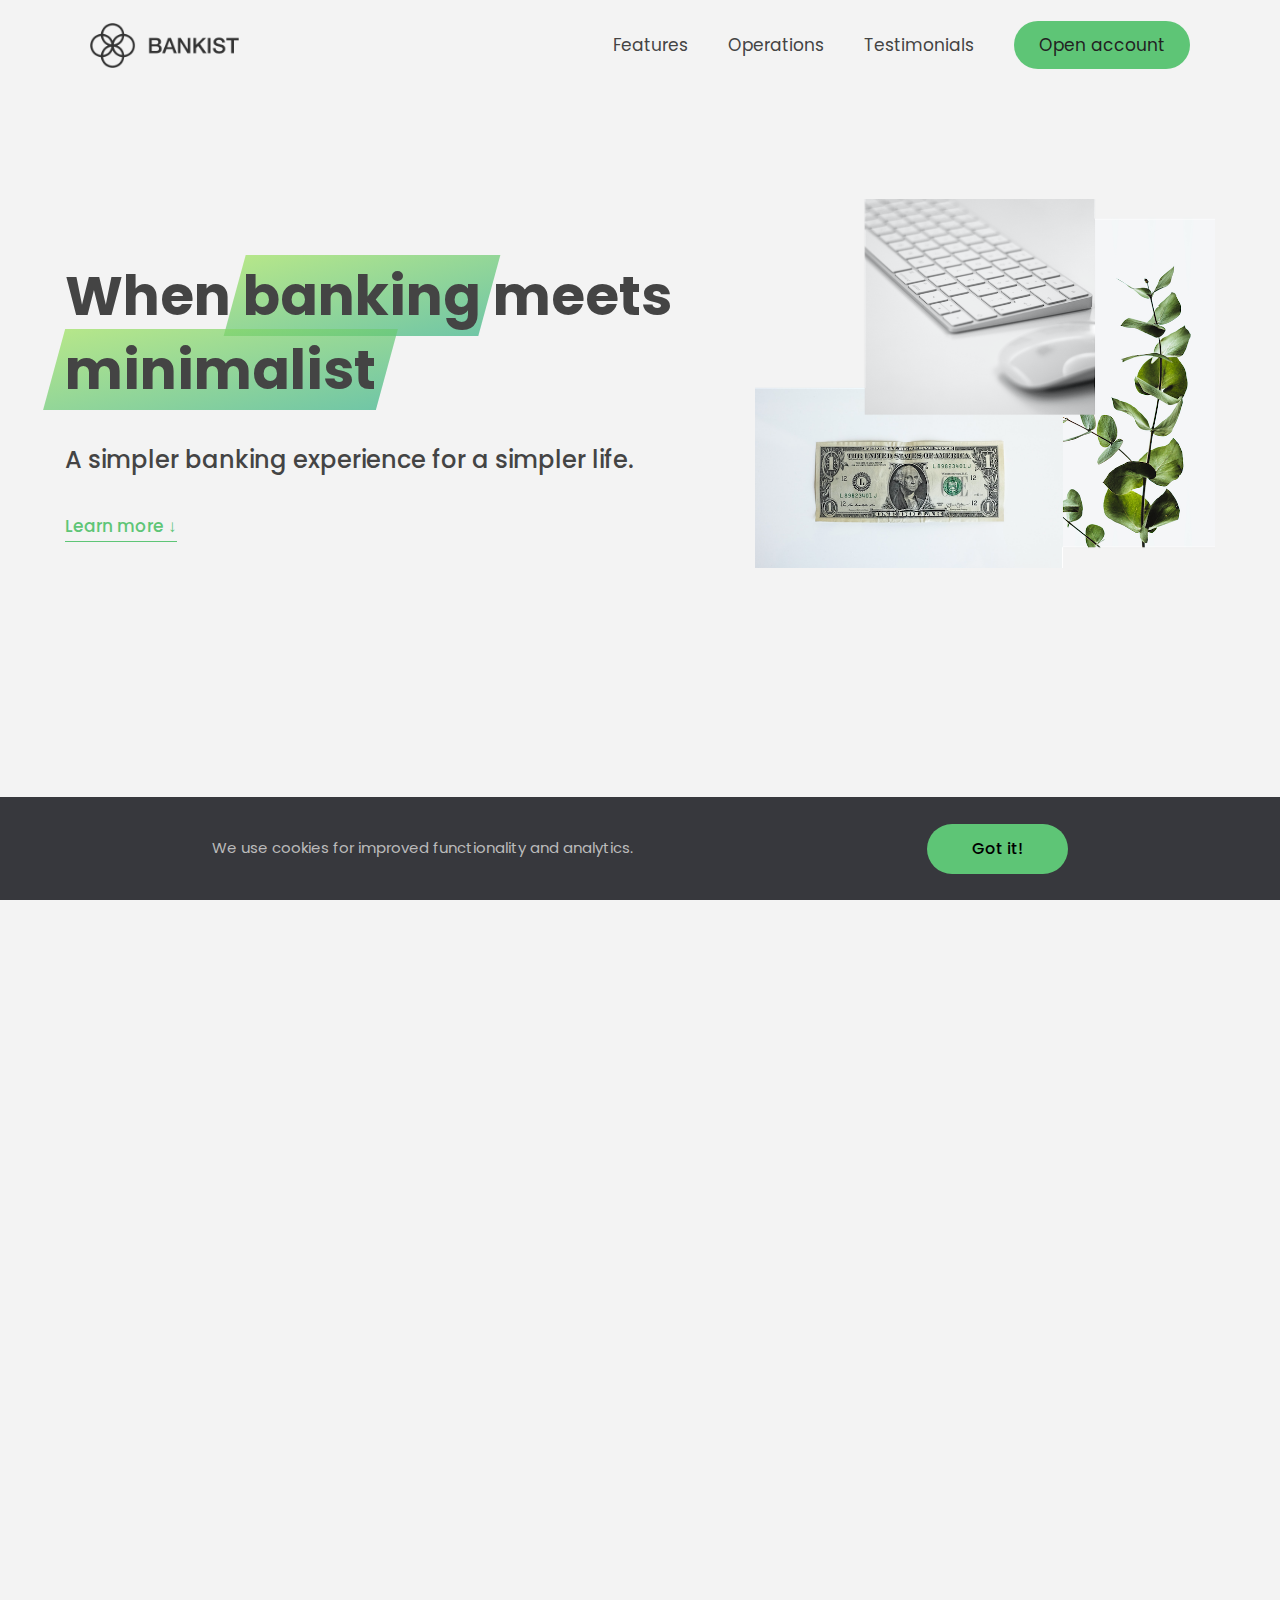
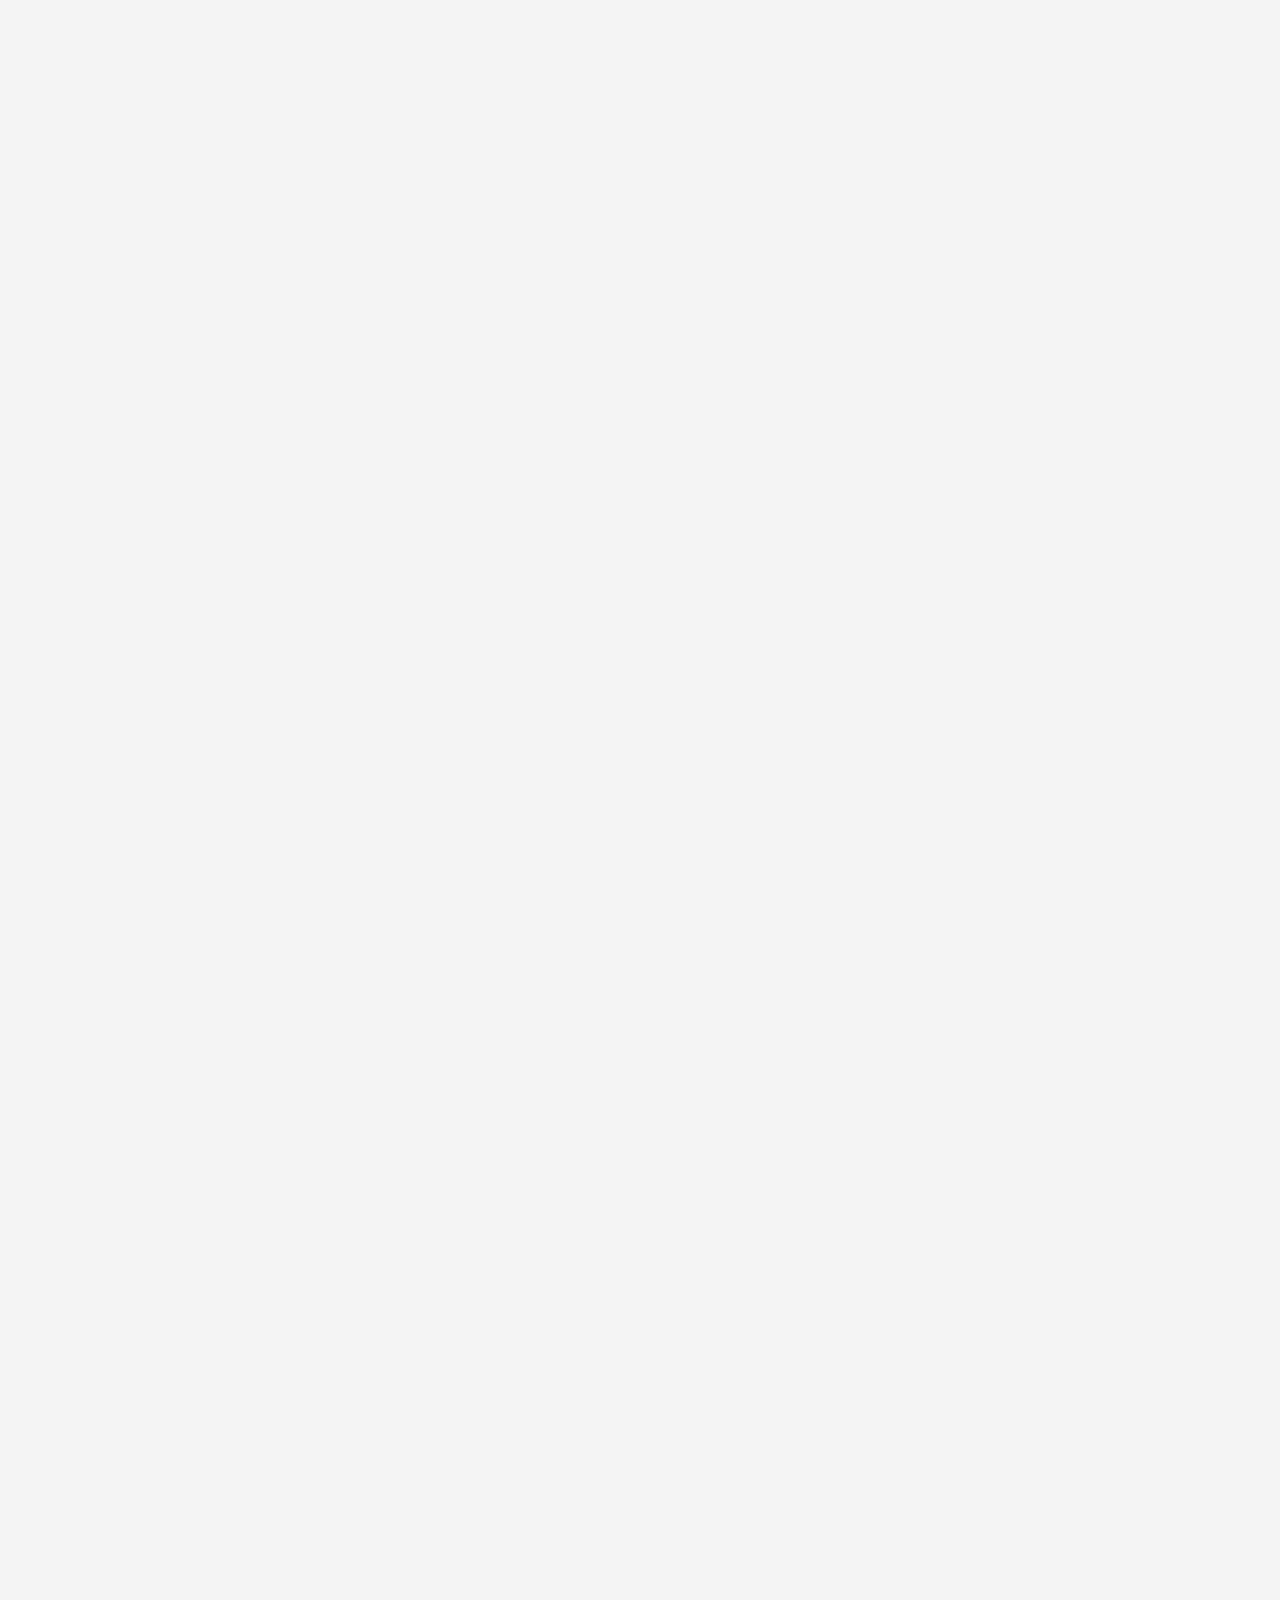
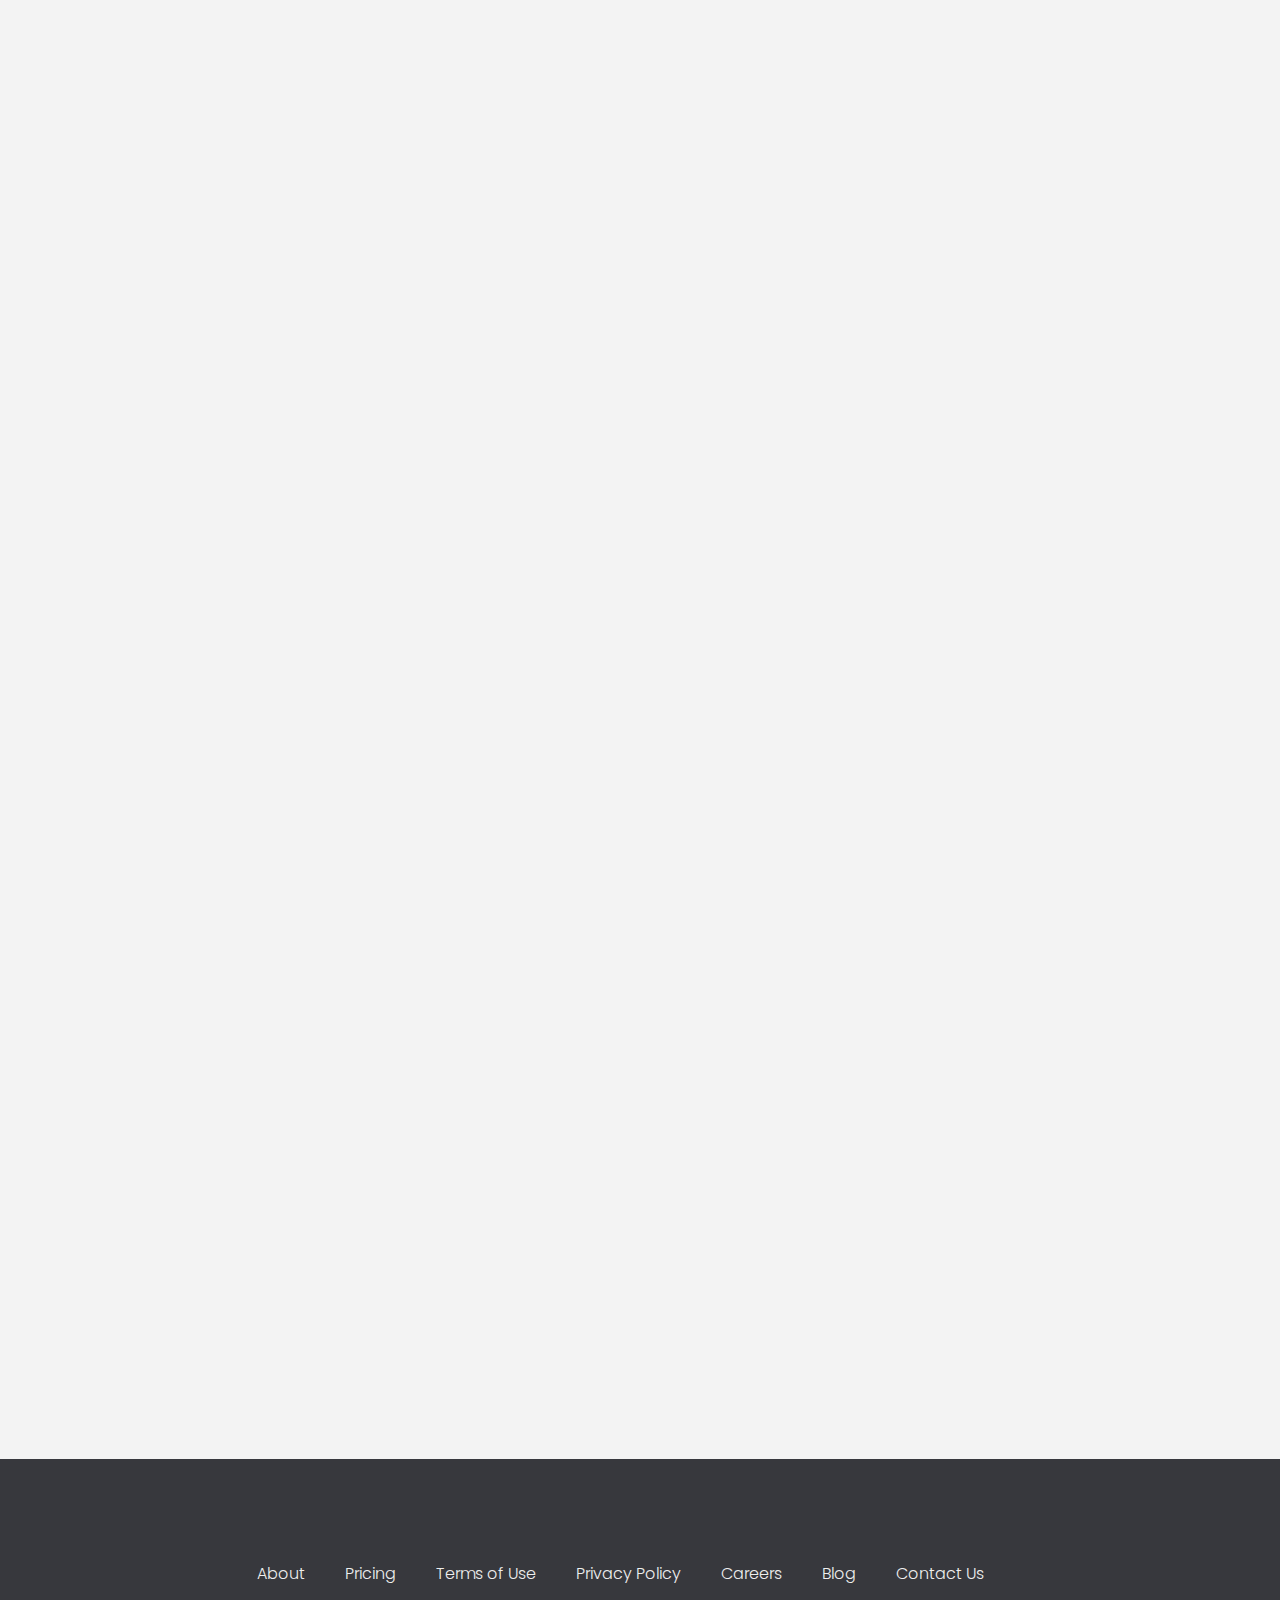
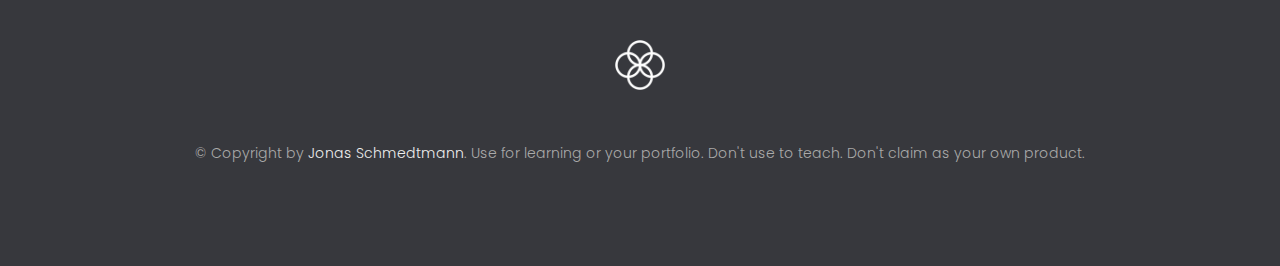
<file: advancedDOM/index.html>
<!DOCTYPE html>
<html lang="en">
  <head>
    <meta charset="UTF-8" />
    <meta name="viewport" content="width=device-width, initial-scale=1.0" />
    <meta http-equiv="X-UA-Compatible" content="ie=edge" />
    <link rel="shortcut icon" type="image/png" href="img/icon.png" />

    <link
      href="https://fonts.googleapis.com/css?family=Poppins:300,400,500,600&display=swap"
      rel="stylesheet"
    />
    <link rel="stylesheet" href="style.css" />
    <title>Bankist | When Banking meets Minimalist</title>
    <script defer src="script.js"></script>
  </head>
  <body>
    <header class="header">
      <nav class="nav">
        <img
          src="img/logo.png"
          alt="Bankist logo"
          class="nav__logo"
          id="logo"
          designer="Thomas"
          data-version-number="3.0"
        />
        <ul class="nav__links">
          <li class="nav__item">
            <a class="nav__link" href="#section--1">Features</a>
          </li>
          <li class="nav__item">
            <a class="nav__link" href="#section--2">Operations</a>
          </li>
          <li class="nav__item">
            <a class="nav__link" href="#section--3">Testimonials</a>
          </li>
          <li class="nav__item">
            <a class="nav__link nav__link--btn btn--show-modal" href="#"
              >Open account</a
            >
          </li>
        </ul>
      </nav>

      <div class="header__title">
        <h1>
          When
          <!-- Green highlight effect -->
          <span class="highlight">banking</span>
          meets<br />
          <span class="highlight">minimalist</span>
        </h1>
        <h4>A simpler banking experience for a simpler life.</h4>
        <button class="btn--text btn--scroll-to">Learn more &DownArrow;</button>
        <img
          src="img/hero.png"
          class="header__img"
          alt="Minimalist bank items"
        />
      </div>
    </header>

    <section class="section" id="section--1">
      <div class="section__title">
        <h2 class="section__description">Features</h2>
        <h3 class="section__header">
          Everything you need in a modern bank and more.
        </h3>
      </div>

      <div class="features">
        <img
          src="img/digital-lazy.jpg"
          data-src="img/digital.jpg"
          alt="Computer"
          class="features__img lazy-img"
        />
        <div class="features__feature">
          <div class="features__icon">
            <svg>
              <use xlink:href="img/icons.svg#icon-monitor"></use>
            </svg>
          </div>
          <h5 class="features__header">100% digital bank</h5>
          <p>
            Lorem ipsum dolor sit amet consectetur adipisicing elit. Unde alias
            sint quos? Accusantium a fugiat porro reiciendis saepe quibusdam
            debitis ducimus.
          </p>
        </div>

        <div class="features__feature">
          <div class="features__icon">
            <svg>
              <use xlink:href="img/icons.svg#icon-trending-up"></use>
            </svg>
          </div>
          <h5 class="features__header">Watch your money grow</h5>
          <p>
            Nesciunt quos autem dolorum voluptates cum dolores dicta fuga
            inventore ab? Nulla incidunt eius numquam sequi iste pariatur
            quibusdam!
          </p>
        </div>
        <img
          src="img/grow-lazy.jpg"
          data-src="img/grow.jpg"
          alt="Plant"
          class="features__img lazy-img"
        />

        <img
          src="img/card-lazy.jpg"
          data-src="img/card.jpg"
          alt="Credit card"
          class="features__img lazy-img"
        />
        <div class="features__feature">
          <div class="features__icon">
            <svg>
              <use xlink:href="img/icons.svg#icon-credit-card"></use>
            </svg>
          </div>
          <h5 class="features__header">Free debit card included</h5>
          <p>
            Quasi, fugit in cumque cupiditate reprehenderit debitis animi enim
            eveniet consequatur odit quam quos possimus assumenda dicta fuga
            inventore ab.
          </p>
        </div>
      </div>
    </section>

    <section class="section" id="section--2">
      <div class="section__title">
        <h2 class="section__description">Operations</h2>
        <h3 class="section__header">
          Everything as simple as possible, but no simpler.
        </h3>
      </div>

      <div class="operations">
        <div class="operations__tab-container">
          <button
            class="btn operations__tab operations__tab--1 operations__tab--active"
            data-tab="1"
          >
            <span>01</span>Instant Transfers
          </button>
          <button class="btn operations__tab operations__tab--2" data-tab="2">
            <span>02</span>Instant Loans
          </button>
          <button class="btn operations__tab operations__tab--3" data-tab="3">
            <span>03</span>Instant Closing
          </button>
        </div>
        <div
          class="operations__content operations__content--1 operations__content--active"
        >
          <div class="operations__icon operations__icon--1">
            <svg>
              <use xlink:href="img/icons.svg#icon-upload"></use>
            </svg>
          </div>
          <h5 class="operations__header">
            Tranfser money to anyone, instantly! No fees, no BS.
          </h5>
          <p>
            Lorem ipsum dolor sit amet, consectetur adipisicing elit, sed do
            eiusmod tempor incididunt ut labore et dolore magna aliqua. Ut enim
            ad minim veniam, quis nostrud exercitation ullamco laboris nisi ut
            aliquip ex ea commodo consequat.
          </p>
        </div>

        <div class="operations__content operations__content--2">
          <div class="operations__icon operations__icon--2">
            <svg>
              <use xlink:href="img/icons.svg#icon-home"></use>
            </svg>
          </div>
          <h5 class="operations__header">
            Buy a home or make your dreams come true, with instant loans.
          </h5>
          <p>
            Duis aute irure dolor in reprehenderit in voluptate velit esse
            cillum dolore eu fugiat nulla pariatur. Excepteur sint occaecat
            cupidatat non proident, sunt in culpa qui officia deserunt mollit
            anim id est laborum.
          </p>
        </div>
        <div class="operations__content operations__content--3">
          <div class="operations__icon operations__icon--3">
            <svg>
              <use xlink:href="img/icons.svg#icon-user-x"></use>
            </svg>
          </div>
          <h5 class="operations__header">
            No longer need your account? No problem! Close it instantly.
          </h5>
          <p>
            Excepteur sint occaecat cupidatat non proident, sunt in culpa qui
            officia deserunt mollit anim id est laborum. Ut enim ad minim
            veniam, quis nostrud exercitation ullamco laboris nisi ut aliquip ex
            ea commodo consequat.
          </p>
        </div>
      </div>
    </section>

    <section class="section" id="section--3">
      <div class="section__title section__title--testimonials">
        <h2 class="section__description">Not sure yet?</h2>
        <h3 class="section__header">
          Millions of Bankists are already making their lifes simpler.
        </h3>
      </div>

      <div class="slider">
        <div class="slide slide--1">
          <div class="testimonial">
            <h5 class="testimonial__header">Best financial decision ever!</h5>
            <blockquote class="testimonial__text">
              Lorem ipsum dolor sit, amet consectetur adipisicing elit.
              Accusantium quas quisquam non? Quas voluptate nulla minima
              deleniti optio ullam nesciunt, numquam corporis et asperiores
              laboriosam sunt, praesentium suscipit blanditiis. Necessitatibus
              id alias reiciendis, perferendis facere pariatur dolore veniam
              autem esse non voluptatem saepe provident nihil molestiae.
            </blockquote>
            <address class="testimonial__author">
              <img src="img/user-1.jpg" alt="" class="testimonial__photo" />
              <h6 class="testimonial__name">Aarav Lynn</h6>
              <p class="testimonial__location">San Francisco, USA</p>
            </address>
          </div>
        </div>

        <div class="slide slide--2">
          <div class="testimonial">
            <h5 class="testimonial__header">
              The last step to becoming a complete minimalist
            </h5>
            <blockquote class="testimonial__text">
              Quisquam itaque deserunt ullam, quia ea repellendus provident,
              ducimus neque ipsam modi voluptatibus doloremque, corrupti
              laborum. Incidunt numquam perferendis veritatis neque repellendus.
              Lorem, ipsum dolor sit amet consectetur adipisicing elit. Illo
              deserunt exercitationem deleniti.
            </blockquote>
            <address class="testimonial__author">
              <img src="img/user-2.jpg" alt="" class="testimonial__photo" />
              <h6 class="testimonial__name">Miyah Miles</h6>
              <p class="testimonial__location">London, UK</p>
            </address>
          </div>
        </div>

        <div class="slide slide--3">
          <div class="testimonial">
            <h5 class="testimonial__header">
              Finally free from old-school banks
            </h5>
            <blockquote class="testimonial__text">
              Debitis, nihil sit minus suscipit magni aperiam vel tenetur
              incidunt commodi architecto numquam omnis nulla autem,
              necessitatibus blanditiis modi similique quidem. Odio aliquam
              culpa dicta beatae quod maiores ipsa minus consequatur error sunt,
              deleniti saepe aliquid quos inventore sequi. Necessitatibus id
              alias reiciendis, perferendis facere.
            </blockquote>
            <address class="testimonial__author">
              <img src="img/user-3.jpg" alt="" class="testimonial__photo" />
              <h6 class="testimonial__name">Francisco Gomes</h6>
              <p class="testimonial__location">Lisbon, Portugal</p>
            </address>
          </div>
        </div>
        <!-- 
        <div class="slide"><img src="img/img-1.jpg" alt="Photo 1" /></div>
        <div class="slide"><img src="img/img-2.jpg" alt="Photo 2" /></div>
        <div class="slide"><img src="img/img-3.jpg" alt="Photo 3" /></div>
        <div class="slide"><img src="img/img-4.jpg" alt="Photo 4" /></div> -->
        <button class="slider__btn slider__btn--left">&larr;</button>
        <button class="slider__btn slider__btn--right">&rarr;</button>
        <div class="dots">
          <!-- <button class="dots__dot" data-slide="0"></button>
          <button class="dots__dot dots__dot--active" data-slide="1"></button>
          <button class="dots__dot" data-slide="2"></button> -->
        </div>
      </div>
    </section>

    <section class="section section--sign-up">
      <div class="section__title">
        <h3 class="section__header">
          The best day to join Bankist was one year ago. The second best is
          today!
        </h3>
      </div>
      <button class="btn btn--show-modal">Open your free account today!</button>
    </section>

    <footer class="footer">
      <ul class="footer__nav">
        <li class="footer__item">
          <a class="footer__link" href="#">About</a>
        </li>
        <li class="footer__item">
          <a class="footer__link" href="#">Pricing</a>
        </li>
        <li class="footer__item">
          <a class="footer__link" href="#">Terms of Use</a>
        </li>
        <li class="footer__item">
          <a class="footer__link" href="#">Privacy Policy</a>
        </li>
        <li class="footer__item">
          <a class="footer__link" href="#">Careers</a>
        </li>
        <li class="footer__item">
          <a class="footer__link" href="#">Blog</a>
        </li>
        <li class="footer__item">
          <a class="footer__link" href="#">Contact Us</a>
        </li>
      </ul>
      <img src="img/icon.png" alt="Logo" class="footer__logo" />
      <p class="footer__copyright">
        &copy; Copyright by
        <a
          class="footer__link twitter-link"
          target="_blank"
          href="https://twitter.com/jonasschmedtman"
          >Jonas Schmedtmann</a
        >. Use for learning or your portfolio. Don't use to teach. Don't claim
        as your own product.
      </p>
    </footer>

    <div class="modal hidden">
      <button class="btn--close-modal">&times;</button>
      <h2 class="modal__header">
        Open your bank account <br />
        in just <span class="highlight">5 minutes</span>
      </h2>
      <form class="modal__form">
        <label>First Name</label>
        <input type="text" />
        <label>Last Name</label>
        <input type="text" />
        <label>Email Address</label>
        <input type="email" />
        <button class="btn">Next step &rarr;</button>
      </form>
    </div>
    <div class="overlay hidden"></div>

    <!-- <script src="script.js"></script> -->
  </body>
</html>
</file>
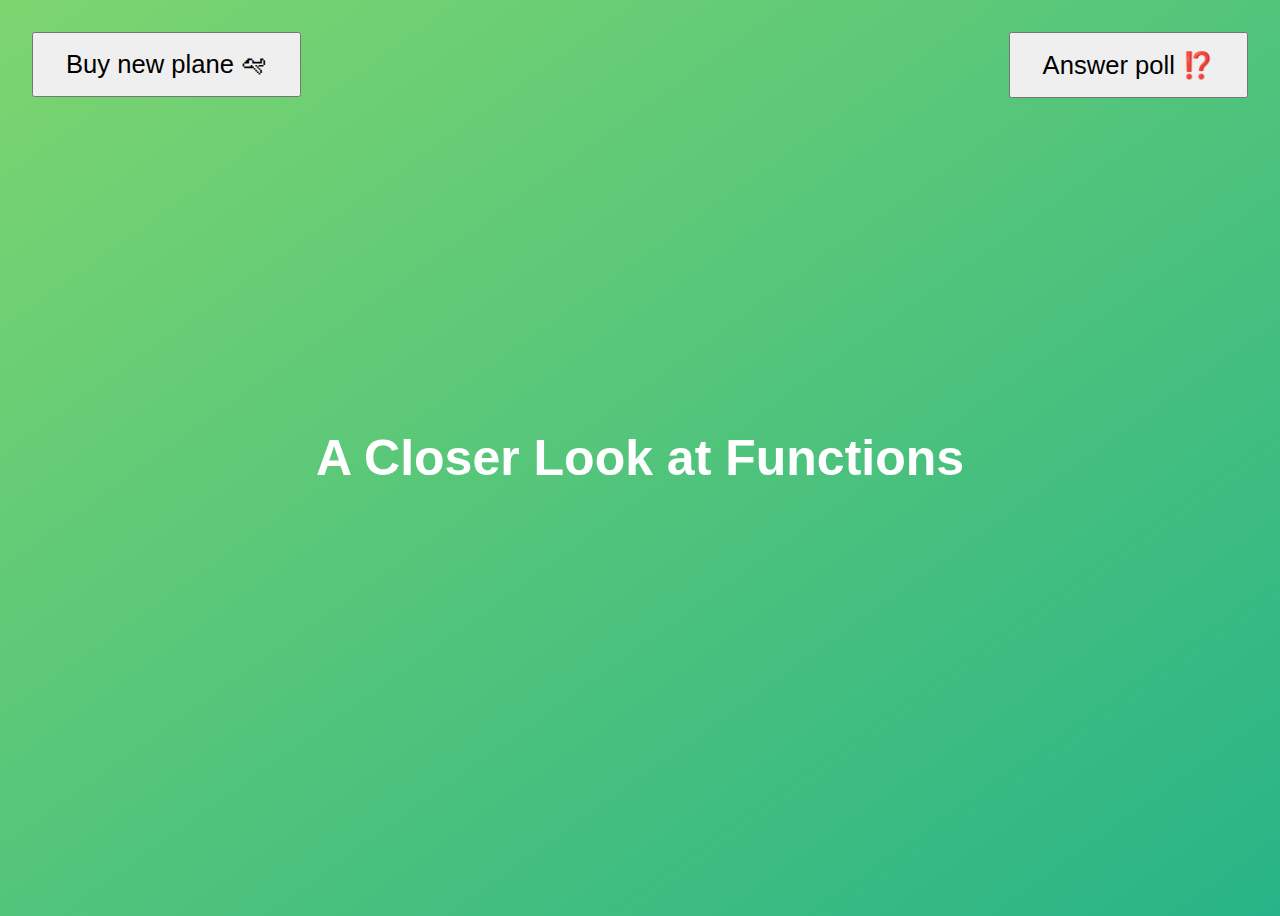
<file: Functions/index.html>
<!DOCTYPE html>
<html lang="en">
  <head>
    <meta charset="UTF-8" />
    <meta name="viewport" content="width=device-width, initial-scale=1.0" />
    <meta http-equiv="X-UA-Compatible" content="ie=edge" />
    <title>A Closer Look at Functions</title>
    <style>
      body {
        height: 100vh;
        display: flex;
        align-items: center;
        background: linear-gradient(to top left, #28b487, #7dd56f);
      }
      h1 {
        font-family: sans-serif;
        font-size: 50px;
        line-height: 1.3;
        width: 100%;
        padding: 30px;
        text-align: center;
        color: white;
      }
      .buy,
      .poll {
        font-size: 1.6rem;
        padding: 1rem 2rem;
        position: absolute;
        top: 2rem;
      }
      .buy {
        left: 2rem;
      }
      .poll {
        right: 2rem;
      }
    </style>
  </head>
  <body>
    <h1>A Closer Look at Functions</h1>
    <button class="buy">Buy new plane 🛩</button>
    <button class="poll">Answer poll ⁉️</button>
    <script src="functions.js"></script>
  </body>
</html>
</file>
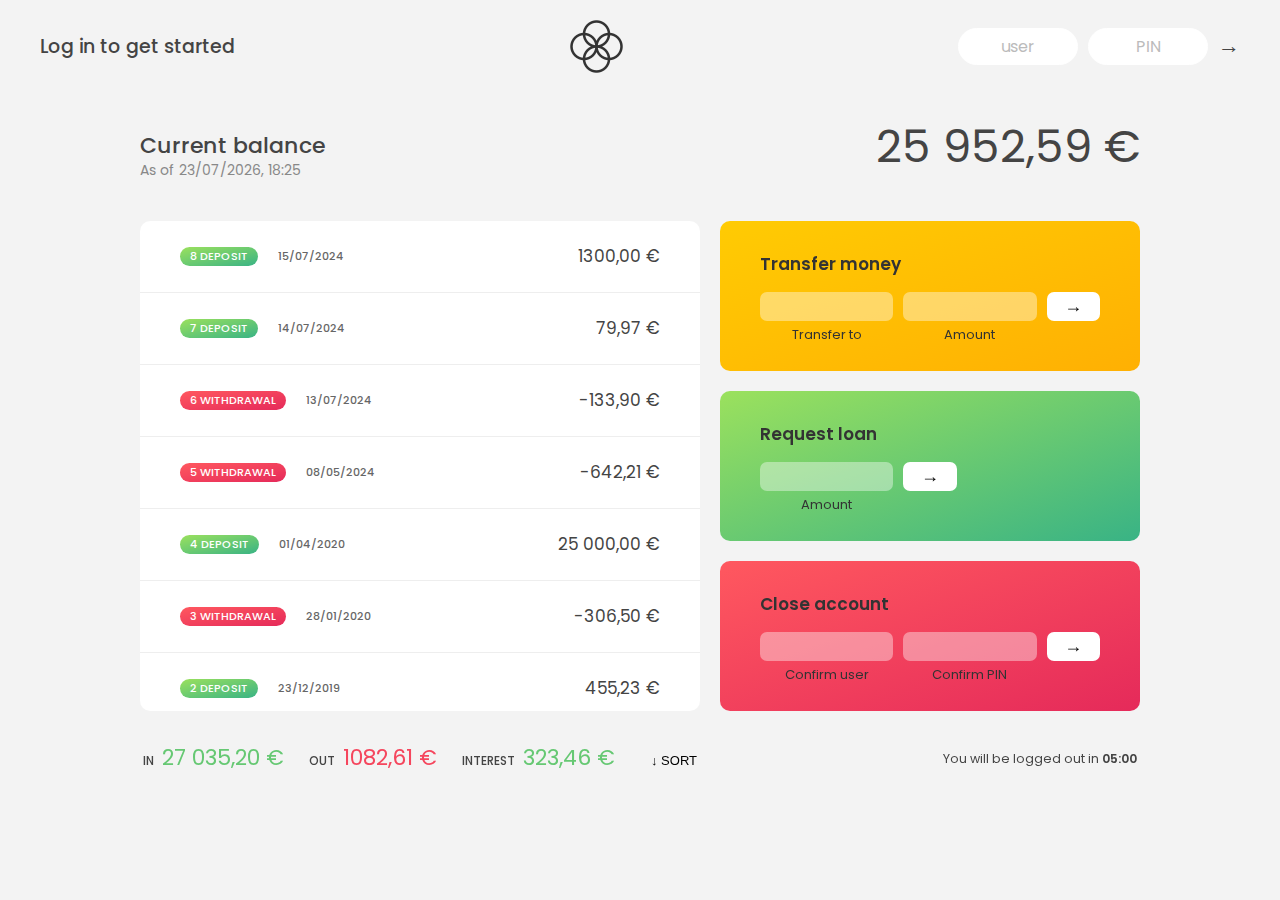
<file: Numbers-Dates/index.html>
<!DOCTYPE html>
<html lang="en">
  <head>
    <meta charset="UTF-8" />
    <meta name="viewport" content="width=device-width, initial-scale=1.0" />
    <meta http-equiv="X-UA-Compatible" content="ie=edge" />
    <link rel="shortcut icon" type="image/png" href="/icon.png" />

    <link
      href="https://fonts.googleapis.com/css?family=Poppins:400,500,600&display=swap"
      rel="stylesheet"
    />

    <link rel="stylesheet" href="style.css" />
    <title>Bankist</title>
  </head>
  <body>
    <!-- TOP NAVIGATION -->
    <nav>
      <p class="welcome">Log in to get started</p>
      <img src="logo.png" alt="Logo" class="logo" />
      <form class="login">
        <input
          type="text"
          placeholder="user"
          class="login__input login__input--user"
        />
        <!-- In practice, use type="password" -->
        <input
          type="text"
          placeholder="PIN"
          maxlength="4"
          class="login__input login__input--pin"
        />
        <button class="login__btn">&rarr;</button>
      </form>
    </nav>

    <main class="app">
      <!-- BALANCE -->
      <div class="balance">
        <div>
          <p class="balance__label">Current balance</p>
          <p class="balance__date">
            As of <span class="date">05/03/2037</span>
          </p>
        </div>
        <p class="balance__value">0000€</p>
      </div>

      <!-- MOVEMENTS -->
      <div class="movements">
        <div class="movements__row">
          <div class="movements__type movements__type--deposit">2 deposit</div>
          <div class="movements__date">3 days ago</div>
          <div class="movements__value">4 000€</div>
        </div>
        <div class="movements__row">
          <div class="movements__type movements__type--withdrawal">
            1 withdrawal
          </div>
          <div class="movements__date">24/01/2037</div>
          <div class="movements__value">-378€</div>
        </div>
      </div>

      <!-- SUMMARY -->
      <div class="summary">
        <p class="summary__label">In</p>
        <p class="summary__value summary__value--in">0000€</p>
        <p class="summary__label">Out</p>
        <p class="summary__value summary__value--out">0000€</p>
        <p class="summary__label">Interest</p>
        <p class="summary__value summary__value--interest">0000€</p>
        <button class="btn--sort">&downarrow; SORT</button>
      </div>

      <!-- OPERATION: TRANSFERS -->
      <div class="operation operation--transfer">
        <h2>Transfer money</h2>
        <form class="form form--transfer">
          <input type="text" class="form__input form__input--to" />
          <input type="number" class="form__input form__input--amount" />
          <button class="form__btn form__btn--transfer">&rarr;</button>
          <label class="form__label">Transfer to</label>
          <label class="form__label">Amount</label>
        </form>
      </div>

      <!-- OPERATION: LOAN -->
      <div class="operation operation--loan">
        <h2>Request loan</h2>
        <form class="form form--loan">
          <input type="number" class="form__input form__input--loan-amount" />
          <button class="form__btn form__btn--loan">&rarr;</button>
          <label class="form__label form__label--loan">Amount</label>
        </form>
      </div>

      <!-- OPERATION: CLOSE -->
      <div class="operation operation--close">
        <h2>Close account</h2>
        <form class="form form--close">
          <input type="text" class="form__input form__input--user" />
          <input
            type="password"
            maxlength="6"
            class="form__input form__input--pin"
          />
          <button class="form__btn form__btn--close">&rarr;</button>
          <label class="form__label">Confirm user</label>
          <label class="form__label">Confirm PIN</label>
        </form>
      </div>

      <!-- LOGOUT TIMER -->
      <p class="logout-timer">
        You will be logged out in <span class="timer">05:00</span>
      </p>
    </main>

    <!-- <footer>
      &copy; by Jonas Schmedtmann. Don't claim as your own :)
    </footer> -->

    <script src="script.js"></script>
  </body>
</html>
</file>
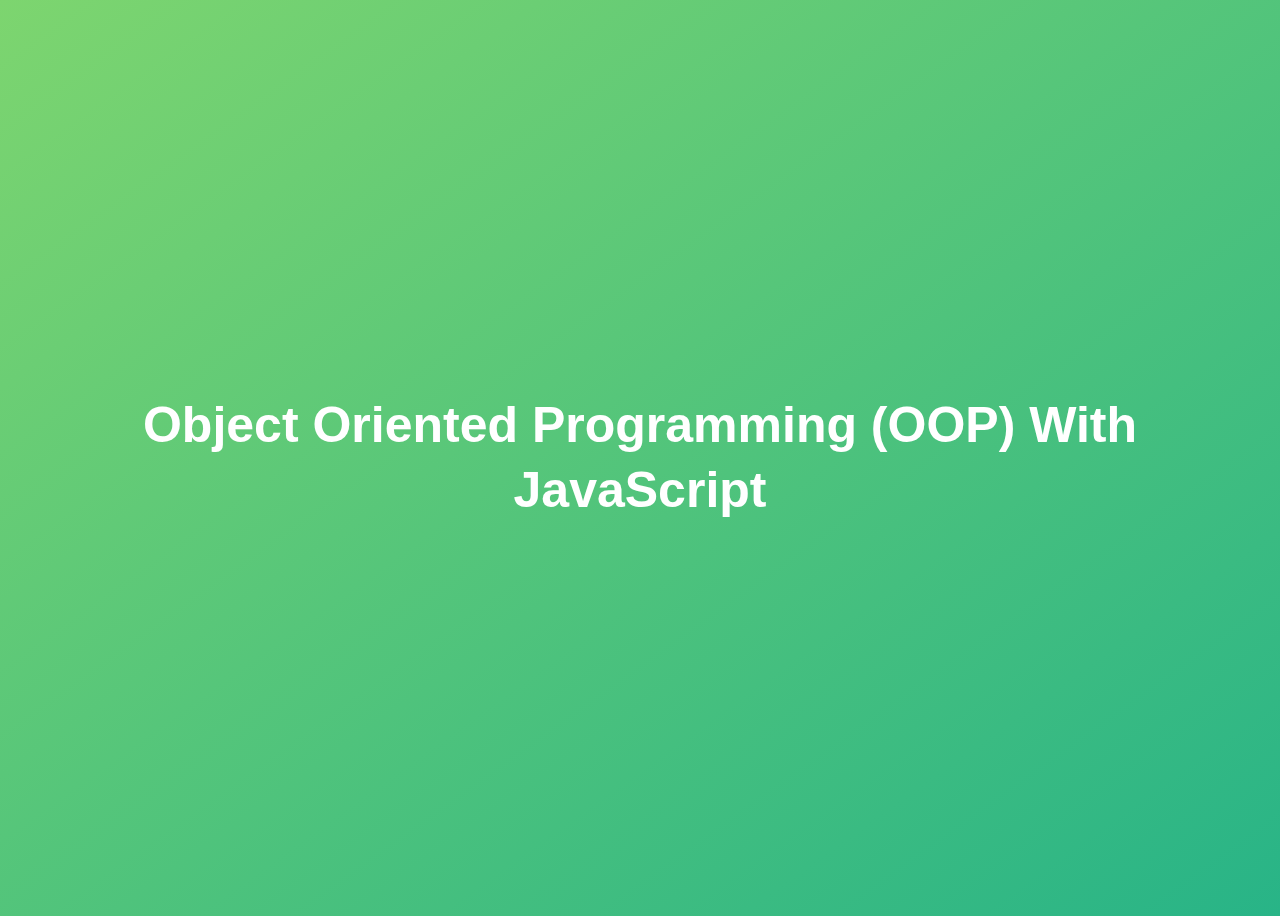
<file: OOP/index.html>
<!DOCTYPE html>
<html lang="en">
  <head>
    <meta charset="UTF-8" />
    <meta name="viewport" content="width=device-width, initial-scale=1.0" />
    <meta http-equiv="X-UA-Compatible" content="ie=edge" />
    <title>Object Oriented Programming (OOP) With JavaScript</title>
    <style>
      body {
        height: 100vh;
        display: flex;
        align-items: center;
        background: linear-gradient(to top left, #28b487, #7dd56f);
      }
      h1 {
        font-family: sans-serif;
        font-size: 50px;
        line-height: 1.3;
        width: 100%;
        padding: 30px;
        text-align: center;
        color: white;
      }
    </style>
    <script defer src="challenge.js"></script>
  </head>
  <body>
    <h1>Object Oriented Programming (OOP) With JavaScript</h1>
  </body>
</html>
</file>
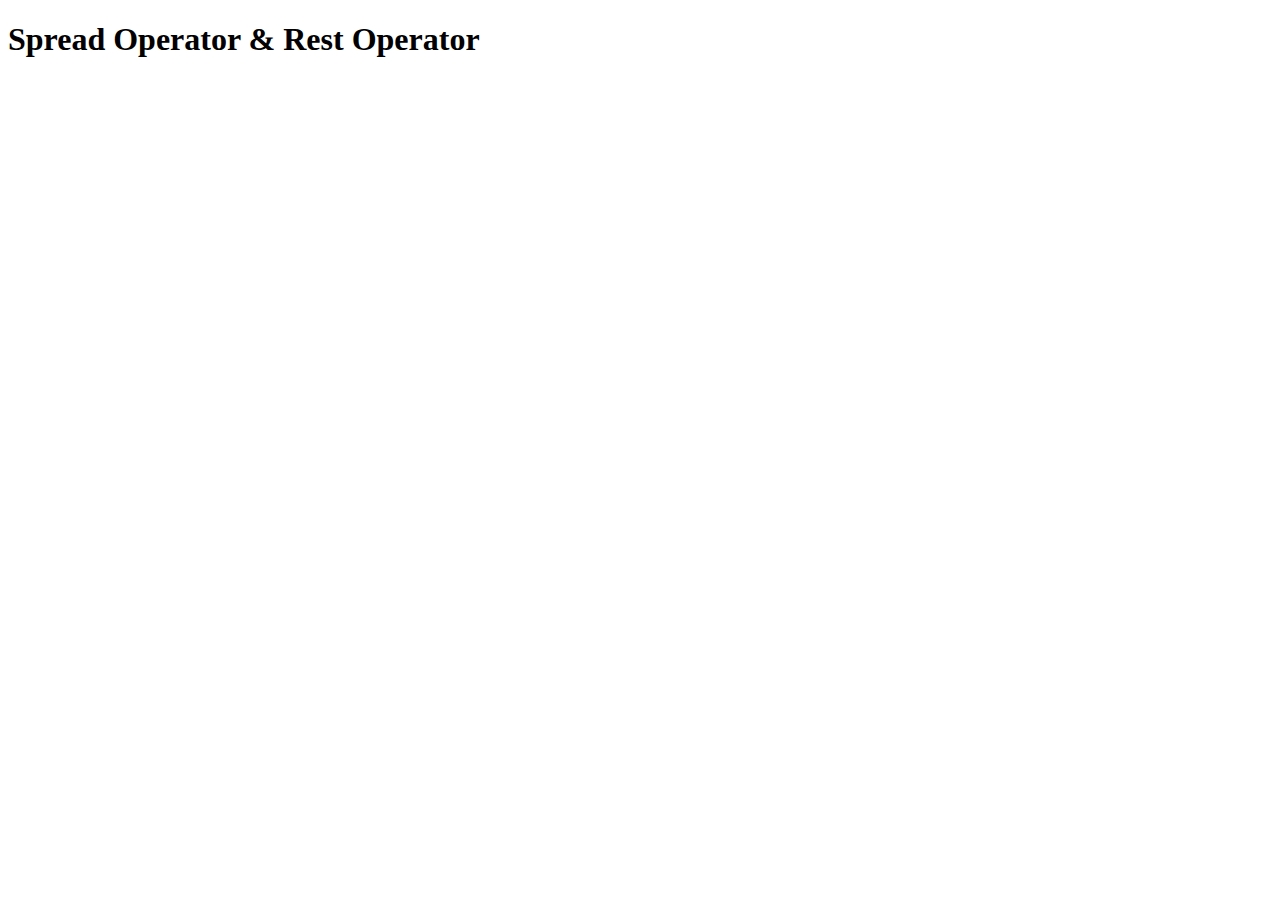
<file: SpreadOperatorANDRest/Rest/index.html>
<!DOCTYPE html>
<html lang="en">
  <head>
    <meta charset="UTF-8" />
    <meta name="viewport" content="width=device-width, initial-scale=1.0" />
    <title>Document</title>
  </head>
  <body>
    <h1>Spread Operator & Rest Operator</h1>
  </body>
  <script src="./spread&rest.js"></script>
</html>
</file>
<file: advancedDOM/style.css>
/* The page is NOT responsive. You can implement responsiveness yourself if you wanna have some fun 😃 */

:root {
  --color-primary: #5ec576;
  --color-secondary: #ffcb03;
  --color-tertiary: #ff585f;
  --color-primary-darker: #4bbb7d;
  --color-secondary-darker: #ffbb00;
  --color-tertiary-darker: #fd424b;
  --color-primary-opacity: #5ec5763a;
  --color-secondary-opacity: #ffcd0331;
  --color-tertiary-opacity: #ff58602d;
  --gradient-primary: linear-gradient(to top left, #39b385, #9be15d);
  --gradient-secondary: linear-gradient(to top left, #ffb003, #ffcb03);
}

* {
  margin: 0;
  padding: 0;
  box-sizing: inherit;
}

html {
  font-size: 62.5%;
  box-sizing: border-box;
}

body {
  font-family: "Poppins", sans-serif;
  font-weight: 300;
  color: #444;
  line-height: 1.9;
  background-color: #f3f3f3;
}

/* GENERAL ELEMENTS */
.section {
  padding: 15rem 3rem;
  border-top: 1px solid #ddd;

  transition: transform 1s, opacity 1s;
}

.section--hidden {
  opacity: 0;
  transform: translateY(8rem);
}

.section__title {
  max-width: 80rem;
  margin: 0 auto 8rem auto;
}

.section__description {
  font-size: 1.8rem;
  font-weight: 600;
  text-transform: uppercase;
  color: var(--color-primary);
  margin-bottom: 1rem;
}

.section__header {
  font-size: 4rem;
  line-height: 1.3;
  font-weight: 500;
}

.btn {
  display: inline-block;
  background-color: var(--color-primary);
  font-size: 1.6rem;
  font-family: inherit;
  font-weight: 500;
  border: none;
  padding: 1.25rem 4.5rem;
  border-radius: 10rem;
  cursor: pointer;
  transition: all 0.3s;
}

.btn:hover {
  background-color: var(--color-primary-darker);
}

.btn--text {
  display: inline-block;
  background: none;
  font-size: 1.7rem;
  font-family: inherit;
  font-weight: 500;
  color: var(--color-primary);
  border: none;
  border-bottom: 1px solid currentColor;
  padding-bottom: 2px;
  cursor: pointer;
  transition: all 0.3s;
}

p {
  color: #666;
}

/* This is BAD for accessibility! Don't do in the real world! */
button:focus {
  outline: none;
}

img {
  transition: filter 0.5s;
}

.lazy-img {
  filter: blur(20px);
}

/* NAVIGATION */
.nav {
  display: flex;
  justify-content: space-between;
  align-items: center;
  height: 9rem;
  width: 100%;
  padding: 0 6rem;
  z-index: 100;
}

/* nav and stickly class at the same time */
.nav.sticky {
  position: fixed;
  background-color: rgba(255, 255, 255, 0.95);
}

.nav__logo {
  height: 4.5rem;
  transition: all 0.3s;
}

.nav__links {
  display: flex;
  align-items: center;
  list-style: none;
}

.nav__item {
  margin-left: 4rem;
}

.nav__link:link,
.nav__link:visited {
  font-size: 1.7rem;
  font-weight: 400;
  color: inherit;
  text-decoration: none;
  display: block;
  transition: all 0.3s;
}

.nav__link--btn:link,
.nav__link--btn:visited {
  padding: 0.8rem 2.5rem;
  border-radius: 3rem;
  background-color: var(--color-primary);
  color: #222;
}

.nav__link--btn:hover,
.nav__link--btn:active {
  color: inherit;
  background-color: var(--color-primary-darker);
  color: #333;
}

/* HEADER */
.header {
  padding: 0 3rem;
  height: 100vh;
  display: flex;
  flex-direction: column;
  align-items: center;
}

.header__title {
  flex: 1;

  max-width: 115rem;
  display: grid;
  grid-template-columns: 3fr 2fr;
  row-gap: 3rem;
  align-content: center;
  justify-content: center;

  align-items: start;
  justify-items: start;
}

h1 {
  font-size: 5.5rem;
  line-height: 1.35;
}

h4 {
  font-size: 2.4rem;
  font-weight: 500;
}

.header__img {
  width: 100%;
  grid-column: 2 / 3;
  grid-row: 1 / span 4;
  transform: translateY(-6rem);
}

.highlight {
  position: relative;
}

.highlight::after {
  display: block;
  content: "";
  position: absolute;
  bottom: 0;
  left: 0;
  height: 100%;
  width: 100%;
  z-index: -1;
  opacity: 0.7;
  transform: scale(1.07, 1.05) skewX(-15deg);
  background-image: var(--gradient-primary);
}

/* FEATURES */
.features {
  display: grid;
  grid-template-columns: 1fr 1fr;
  gap: 4rem;
  margin: 0 12rem;
}

.features__img {
  width: 100%;
}

.features__feature {
  align-self: center;
  justify-self: center;
  width: 70%;
  font-size: 1.5rem;
}

.features__icon {
  display: flex;
  align-items: center;
  justify-content: center;
  background-color: var(--color-primary-opacity);
  height: 5.5rem;
  width: 5.5rem;
  border-radius: 50%;
  margin-bottom: 2rem;
}

.features__icon svg {
  height: 2.5rem;
  width: 2.5rem;
  fill: var(--color-primary);
}

.features__header {
  font-size: 2rem;
  margin-bottom: 1rem;
}

/* OPERATIONS */
.operations {
  max-width: 100rem;
  margin: 12rem auto 0 auto;

  background-color: #fff;
}

.operations__tab-container {
  display: flex;
  justify-content: center;
}

.operations__tab {
  margin-right: 2.5rem;
  transform: translateY(-50%);
}

.operations__tab span {
  margin-right: 1rem;
  font-weight: 600;
  display: inline-block;
}

.operations__tab--1 {
  background-color: var(--color-secondary);
}

.operations__tab--1:hover {
  background-color: var(--color-secondary-darker);
}

.operations__tab--3 {
  background-color: var(--color-tertiary);
  margin: 0;
}

.operations__tab--3:hover {
  background-color: var(--color-tertiary-darker);
}

.operations__tab--active {
  transform: translateY(-66%);
}

.operations__content {
  display: none;

  /* JUST PRESENTATIONAL */
  font-size: 1.7rem;
  padding: 2.5rem 7rem 6.5rem 7rem;
}

.operations__content--active {
  display: grid;
  grid-template-columns: 7rem 1fr;
  column-gap: 3rem;
  row-gap: 0.5rem;
}

.operations__header {
  font-size: 2.25rem;
  font-weight: 500;
  align-self: center;
}

.operations__icon {
  display: flex;
  align-items: center;
  justify-content: center;
  height: 7rem;
  width: 7rem;
  border-radius: 50%;
}

.operations__icon svg {
  height: 2.75rem;
  width: 2.75rem;
}

.operations__content p {
  grid-column: 2;
}

.operations__icon--1 {
  background-color: var(--color-secondary-opacity);
}
.operations__icon--2 {
  background-color: var(--color-primary-opacity);
}
.operations__icon--3 {
  background-color: var(--color-tertiary-opacity);
}
.operations__icon--1 svg {
  fill: var(--color-secondary-darker);
}
.operations__icon--2 svg {
  fill: var(--color-primary);
}
.operations__icon--3 svg {
  fill: var(--color-tertiary);
}

/* SLIDER */
.slider {
  max-width: 100rem;
  height: 50rem;
  margin: 0 auto;
  position: relative;

  /* IN THE END */
  overflow: hidden;
}

.slide {
  position: absolute;
  top: 0;
  width: 100%;
  height: 50rem;

  display: flex;
  align-items: center;
  justify-content: center;

  /* THIS creates the animation! */
  transition: transform 1s;
}

.slide > img {
  /* Only for images that have different size than slide */
  width: 100%;
  height: 100%;
  object-fit: cover;
}

.slider__btn {
  position: absolute;
  top: 50%;
  z-index: 10;

  border: none;
  background: rgba(255, 255, 255, 0.7);
  font-family: inherit;
  color: #333;
  border-radius: 50%;
  height: 5.5rem;
  width: 5.5rem;
  font-size: 3.25rem;
  cursor: pointer;
}

.slider__btn--left {
  left: 6%;
  transform: translate(-50%, -50%);
}

.slider__btn--right {
  right: 6%;
  transform: translate(50%, -50%);
}

.dots {
  position: absolute;
  bottom: 5%;
  left: 50%;
  transform: translateX(-50%);
  display: flex;
}

.dots__dot {
  border: none;
  background-color: #b9b9b9;
  opacity: 0.7;
  height: 1rem;
  width: 1rem;
  border-radius: 50%;
  margin-right: 1.75rem;
  cursor: pointer;
  transition: all 0.5s;

  /* Only necessary when overlying images */
  /* box-shadow: 0 0.6rem 1.5rem rgba(0, 0, 0, 0.7); */
}

.dots__dot:last-child {
  margin: 0;
}

.dots__dot--active {
  /* background-color: #fff; */
  background-color: #fff;
  opacity: 1;
}

/* TESTIMONIALS */
.testimonial {
  width: 65%;
  position: relative;
}

.testimonial::before {
  content: "\201C";
  position: absolute;
  top: -5.7rem;
  left: -6.8rem;
  line-height: 1;
  font-size: 20rem;
  font-family: inherit;
  color: var(--color-primary);
  z-index: -1;
}

.testimonial__header {
  font-size: 2.25rem;
  font-weight: 500;
  margin-bottom: 1.5rem;
}

.testimonial__text {
  font-size: 1.7rem;
  margin-bottom: 3.5rem;
  color: #666;
}

.testimonial__author {
  margin-left: 3rem;
  font-style: normal;

  display: grid;
  grid-template-columns: 6.5rem 1fr;
  column-gap: 2rem;
}

.testimonial__photo {
  grid-row: 1 / span 2;
  width: 6.5rem;
  border-radius: 50%;
}

.testimonial__name {
  font-size: 1.7rem;
  font-weight: 500;
  align-self: end;
  margin: 0;
}

.testimonial__location {
  font-size: 1.5rem;
}

.section__title--testimonials {
  margin-bottom: 4rem;
}

/* SIGNUP */
.section--sign-up {
  background-color: #37383d;
  border-top: none;
  border-bottom: 1px solid #444;
  text-align: center;
  padding: 10rem 3rem;
}

.section--sign-up .section__header {
  color: #fff;
  text-align: center;
}

.section--sign-up .section__title {
  margin-bottom: 6rem;
}

.section--sign-up .btn {
  font-size: 1.9rem;
  padding: 2rem 5rem;
}

/* FOOTER */
.footer {
  padding: 10rem 3rem;
  background-color: #37383d;
}

.footer__nav {
  list-style: none;
  display: flex;
  justify-content: center;
  margin-bottom: 5rem;
}

.footer__item {
  margin-right: 4rem;
}

.footer__link {
  font-size: 1.6rem;
  color: #eee;
  text-decoration: none;
}

.footer__logo {
  height: 5rem;
  display: block;
  margin: 0 auto;
  margin-bottom: 5rem;
}

.footer__copyright {
  font-size: 1.4rem;
  color: #aaa;
  text-align: center;
}

.footer__copyright .footer__link {
  font-size: 1.4rem;
}

/* MODAL WINDOW */
.modal {
  position: fixed;
  top: 50%;
  left: 50%;
  transform: translate(-50%, -50%);
  max-width: 60rem;
  background-color: #f3f3f3;
  padding: 5rem 6rem;
  box-shadow: 0 4rem 6rem rgba(0, 0, 0, 0.3);
  z-index: 1000;
  transition: all 0.5s;
}

.overlay {
  position: fixed;
  top: 0;
  left: 0;
  width: 100%;
  height: 100%;
  background-color: rgba(0, 0, 0, 0.5);
  backdrop-filter: blur(4px);
  z-index: 100;
  transition: all 0.5s;
}

.modal__header {
  font-size: 3.25rem;
  margin-bottom: 4.5rem;
  line-height: 1.5;
}

.modal__form {
  margin: 0 3rem;
  display: grid;
  grid-template-columns: 1fr 2fr;
  align-items: center;
  gap: 2.5rem;
}

.modal__form label {
  font-size: 1.7rem;
  font-weight: 500;
}

.modal__form input {
  font-size: 1.7rem;
  padding: 1rem 1.5rem;
  border: 1px solid #ddd;
  border-radius: 0.5rem;
}

.modal__form button {
  grid-column: 1 / span 2;
  justify-self: center;
  margin-top: 1rem;
}

.btn--close-modal {
  font-family: inherit;
  color: inherit;
  position: absolute;
  top: 0.5rem;
  right: 2rem;
  font-size: 4rem;
  cursor: pointer;
  border: none;
  background: none;
}

.hidden {
  visibility: hidden;
  opacity: 0;
}

/* COOKIE MESSAGE */
.cookie-message {
  display: flex;
  align-items: center;
  justify-content: space-evenly;
  width: 100%;
  background-color: white;
  color: #bbb;
  font-size: 1.5rem;
  font-weight: 400;
}
</file>
<file: Numbers-Dates/style.css>
/*
 * Use this CSS to learn some intersting techniques,
 * in case you're wondering how I built the UI.
 * Have fun! 😁
 */

* {
  margin: 0;
  padding: 0;
  box-sizing: inherit;
}

html {
  font-size: 62.5%;
  box-sizing: border-box;
}

body {
  font-family: 'Poppins', sans-serif;
  color: #444;
  background-color: #f3f3f3;
  height: 100vh;
  padding: 2rem;
}

nav {
  display: flex;
  justify-content: space-between;
  align-items: center;
  padding: 0 2rem;
}

.welcome {
  font-size: 1.9rem;
  font-weight: 500;
}

.logo {
  height: 5.25rem;
}

.login {
  display: flex;
}

.login__input {
  border: none;
  padding: 0.5rem 2rem;
  font-size: 1.6rem;
  font-family: inherit;
  text-align: center;
  width: 12rem;
  border-radius: 10rem;
  margin-right: 1rem;
  color: inherit;
  border: 1px solid #fff;
  transition: all 0.3s;
}

.login__input:focus {
  outline: none;
  border: 1px solid #ccc;
}

.login__input::placeholder {
  color: #bbb;
}

.login__btn {
  border: none;
  background: none;
  font-size: 2.2rem;
  color: inherit;
  cursor: pointer;
  transition: all 0.3s;
}

.login__btn:hover,
.login__btn:focus,
.btn--sort:hover,
.btn--sort:focus {
  outline: none;
  color: #777;
}

/* MAIN */
.app {
  position: relative;
  max-width: 100rem;
  margin: 4rem auto;
  display: grid;
  grid-template-columns: 4fr 3fr;
  grid-template-rows: auto repeat(3, 15rem) auto;
  gap: 2rem;

  /* NOTE This creates the fade in/out anumation */
  opacity: 0;
  transition: all 1s;
}

.balance {
  grid-column: 1 / span 2;
  display: flex;
  align-items: flex-end;
  justify-content: space-between;
  margin-bottom: 2rem;
}

.balance__label {
  font-size: 2.2rem;
  font-weight: 500;
  margin-bottom: -0.2rem;
}

.balance__date {
  font-size: 1.4rem;
  color: #888;
}

.balance__value {
  font-size: 4.5rem;
  font-weight: 400;
}

/* MOVEMENTS */
.movements {
  grid-row: 2 / span 3;
  background-color: #fff;
  border-radius: 1rem;
  overflow: scroll;
}

.movements__row {
  padding: 2.25rem 4rem;
  display: flex;
  align-items: center;
  border-bottom: 1px solid #eee;
}

.movements__type {
  font-size: 1.1rem;
  text-transform: uppercase;
  font-weight: 500;
  color: #fff;
  padding: 0.1rem 1rem;
  border-radius: 10rem;
  margin-right: 2rem;
}

.movements__date {
  font-size: 1.1rem;
  text-transform: uppercase;
  font-weight: 500;
  color: #666;
}

.movements__type--deposit {
  background-image: linear-gradient(to top left, #39b385, #9be15d);
}

.movements__type--withdrawal {
  background-image: linear-gradient(to top left, #e52a5a, #ff585f);
}

.movements__value {
  font-size: 1.7rem;
  margin-left: auto;
}

/* SUMMARY */
.summary {
  grid-row: 5 / 6;
  display: flex;
  align-items: baseline;
  padding: 0 0.3rem;
  margin-top: 1rem;
}

.summary__label {
  font-size: 1.2rem;
  font-weight: 500;
  text-transform: uppercase;
  margin-right: 0.8rem;
}

.summary__value {
  font-size: 2.2rem;
  margin-right: 2.5rem;
}

.summary__value--in,
.summary__value--interest {
  color: #66c873;
}

.summary__value--out {
  color: #f5465d;
}

.btn--sort {
  margin-left: auto;
  border: none;
  background: none;
  font-size: 1.3rem;
  font-weight: 500;
  cursor: pointer;
}

/* OPERATIONS */
.operation {
  border-radius: 1rem;
  padding: 3rem 4rem;
  color: #333;
}

.operation--transfer {
  background-image: linear-gradient(to top left, #ffb003, #ffcb03);
}

.operation--loan {
  background-image: linear-gradient(to top left, #39b385, #9be15d);
}

.operation--close {
  background-image: linear-gradient(to top left, #e52a5a, #ff585f);
}

h2 {
  margin-bottom: 1.5rem;
  font-size: 1.7rem;
  font-weight: 600;
  color: #333;
}

.form {
  display: grid;
  grid-template-columns: 2.5fr 2.5fr 1fr;
  grid-template-rows: auto auto;
  gap: 0.4rem 1rem;
}

/* Exceptions for interst */
.form.form--loan {
  grid-template-columns: 2.5fr 1fr 2.5fr;
}
.form__label--loan {
  grid-row: 2;
}
/* End exceptions */

.form__input {
  width: 100%;
  border: none;
  background-color: rgba(255, 255, 255, 0.4);
  font-family: inherit;
  font-size: 1.5rem;
  text-align: center;
  color: #333;
  padding: 0.3rem 1rem;
  border-radius: 0.7rem;
  transition: all 0.3s;
}

.form__input:focus {
  outline: none;
  background-color: rgba(255, 255, 255, 0.6);
}

.form__label {
  font-size: 1.3rem;
  text-align: center;
}

.form__btn {
  border: none;
  border-radius: 0.7rem;
  font-size: 1.8rem;
  background-color: #fff;
  cursor: pointer;
  transition: all 0.3s;
}

.form__btn:focus {
  outline: none;
  background-color: rgba(255, 255, 255, 0.8);
}

.logout-timer {
  padding: 0 0.3rem;
  margin-top: 1.9rem;
  text-align: right;
  font-size: 1.25rem;
}

.timer {
  font-weight: 600;
}
</file>
